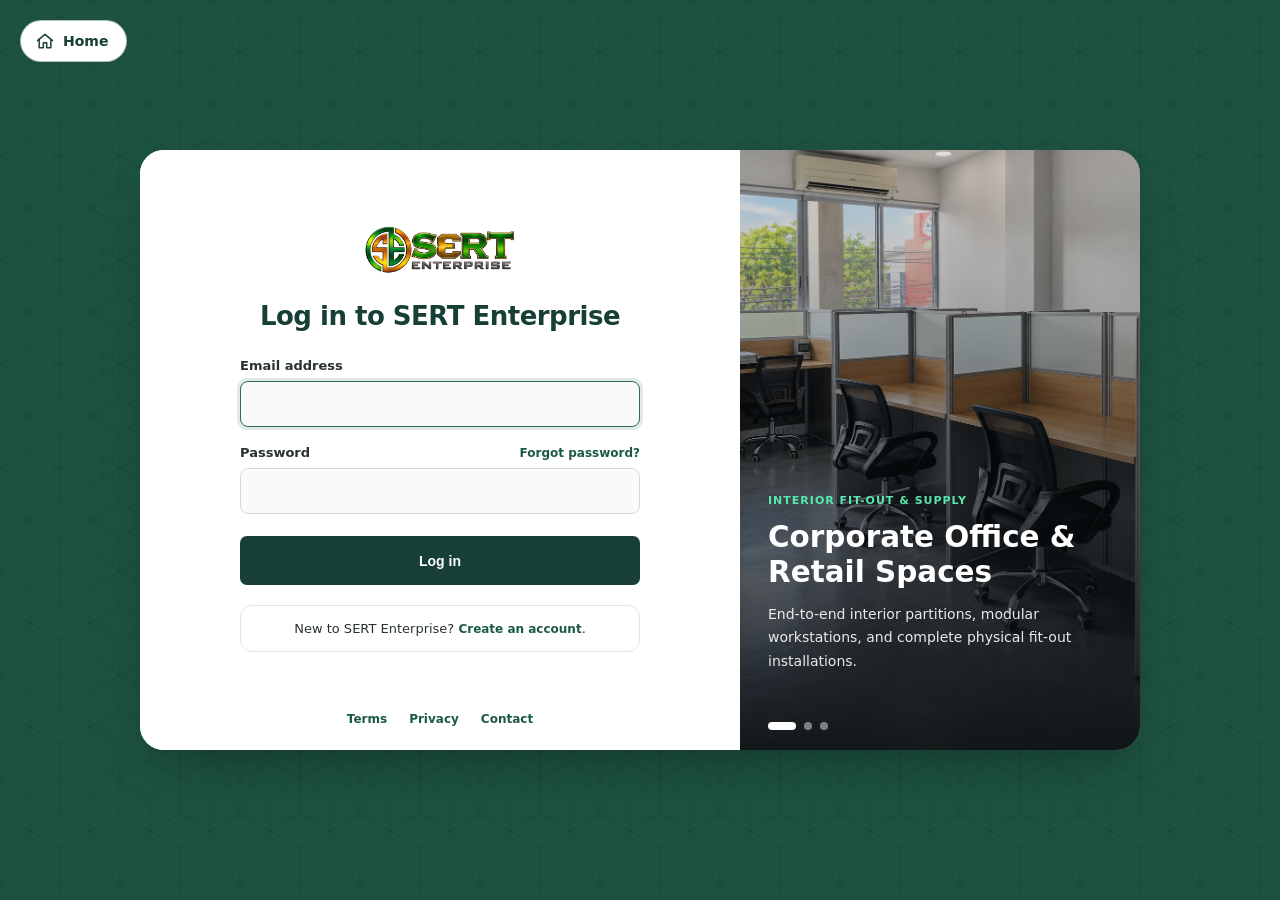
<file: HTML/login.html>
<!DOCTYPE html>
<html lang="en">
<head>
    <meta charset="UTF-8">
    <meta name="viewport" content="width=device-width, initial-scale=1.0">
    <meta name="view-transition" content="same-origin">
    <title>SERT Enterprise - Log in</title>
    <link rel="stylesheet" href="../CSS/LOGIN DESIGN/body.css">
    <link rel="stylesheet" href="../CSS/LOGIN DESIGN/login-section.css">
    <script>
        // Set the transition direction before the page is painted.
        (() => {
            try {
                const direction = sessionStorage.getItem("sert-auth-transition");
                if (direction) {
                    document.documentElement.dataset.transitionDirection = direction;
                    sessionStorage.removeItem("sert-auth-transition");
                }
            } catch (_) {}
        })();
    </script>
    <script src="../JS/login.js" defer></script>
</head>
<body>
    <main>
        <a href="../index.html" class="home-button" aria-label="Back to home">
            <svg viewBox="0 0 24 24" aria-hidden="true">
                <path d="M3 11.5 12 4l9 7.5"></path>
                <path d="M5 10v10h5v-6h4v6h5V10"></path>
            </svg>
            <span>Home</span>
        </a>
        <section class="login-section">
            <div class="login-layout">
                <div class="login-card">
                    <div class="login-main">
                        <a href="../index.html" class="login-logo" aria-label="SERT Enterprise home">
                            <img src="../Assets/Logo/SERT-Logo.webp" alt="SERT Enterprise logo">
                        </a>

                        <h1 class="login-title">Log in to SERT Enterprise</h1>

                        <form class="login-form" action="#" method="post">
                            <div class="form-group">
                                <label for="login-email">Email address</label>
                                <input type="email" id="login-email" name="email"
                                       autocomplete="username" autofocus required>
                            </div>

                            <div class="form-group">
                                <div class="login-label-row">
                                    <label for="login-password">Password</label>
                                    <a href="forgot-password.html" class="login-forgot">Forgot password?</a>
                                </div>
                                <input type="password" id="login-password" name="password"
                                       autocomplete="current-password" required>
                            </div>

                            <button type="submit" class="login-button">Log in</button>
                        </form>

                        <p class="login-create">
                            New to SERT Enterprise?
                            <a href="signup.html" data-transition-to="signup">Create an account</a>.
                        </p>
                    </div>

                    <nav class="login-links" aria-label="Legal and contact">
                        <a href="terms.html">Terms</a>
                        <a href="privacy.html">Privacy</a>
                        <a href="contact.html">Contact</a>
                    </nav>
                </div>

                <aside class="login-gallery" aria-label="Featured projects">
                    <div class="showcase-track" id="showcaseTrack">
                        <article class="showcase-slide active">
                            <div class="showcase-content">
                                <div class="showcase-text">
                                    <span class="showcase-category">INTERIOR FIT-OUT &amp; SUPPLY</span>
                                    <h2>Corporate Office &amp; Retail Spaces</h2>
                                    <p>End-to-end interior partitions, modular workstations, and complete physical fit-out installations.</p>
                                </div>
                            </div>
                        </article>

                        <article class="showcase-slide">
                            <div class="showcase-content">
                                <div class="showcase-text">
                                    <span class="showcase-category">SIGNAGE &amp; BRANDING</span>
                                    <h2>Standout Signs &amp; Displays</h2>
                                    <p>Custom signage, illuminated displays, and professional branding solutions for businesses.</p>
                                </div>
                            </div>
                        </article>

                        <article class="showcase-slide">
                            <div class="showcase-content">
                                <div class="showcase-text">
                                    <span class="showcase-category">FURNITURE &amp; WORKSPACES</span>
                                    <h2>Functional Spaces, Built Better</h2>
                                    <p>Quality furniture, office workstations, and practical solutions for modern workplaces.</p>
                                </div>
                            </div>
                        </article>
                    </div>
                    <div class="showcase-bottom">
                        <div class="showcase-dots" aria-label="Choose a project slide">
                            <button class="showcase-dot active" type="button" aria-label="Show slide 1" aria-current="true"></button>
                            <button class="showcase-dot" type="button" aria-label="Show slide 2"></button>
                            <button class="showcase-dot" type="button" aria-label="Show slide 3"></button>
                        </div>
                    </div>
                </aside>
            </div>
        </section>
    </main>
</body>
</html>
</file>
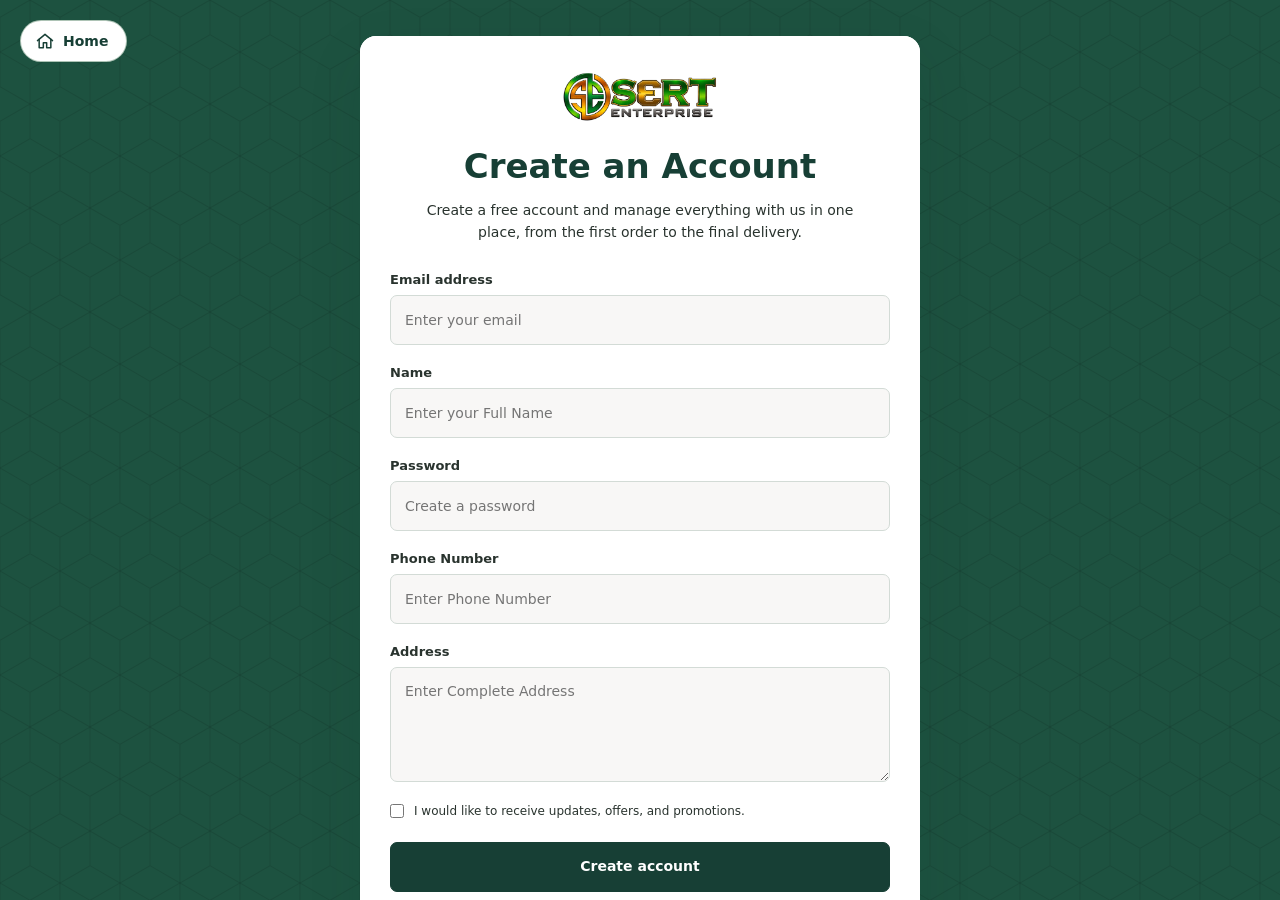
<file: HTML/signup.html>
<!DOCTYPE html>
<html lang="en">
<head>
    <meta charset="UTF-8">
    <meta name="viewport" content="width=device-width, initial-scale=1.0">
    <meta name="view-transition" content="same-origin">
    <title>SERT Enterprise - Sign Up</title>
    <link rel="stylesheet" href="../CSS/LOGIN DESIGN/body.css">
    <link rel="stylesheet" href="../CSS/LOGIN DESIGN/signup.css">
    <script>
        (() => {
            try {
                const direction = sessionStorage.getItem("sert-auth-transition");
                if (direction) {
                    document.documentElement.dataset.transitionDirection = direction;
                    sessionStorage.removeItem("sert-auth-transition");
                }
            } catch (_) {}
        })();
    </script>
    <script src="../JS/login.js" defer></script>
</head>
<body>
    <main>
        <a href="../index.html" class="home-button" aria-label="Back to home">
            <svg viewBox="0 0 24 24" aria-hidden="true">
                <path d="M3 11.5 12 4l9 7.5"></path>
                <path d="M5 10v10h5v-6h4v6h5V10"></path>
            </svg>
            <span>Home</span>
        </a>
        <section class="signup-section">
            <div class="signup-layout">
                <div class="signup-card">
                    <div class="signup-main">
                        <a href="../index.html" class="signup-logo" aria-label="SERT Enterprise home">
                            <img src="../Assets/Logo/SERT-Logo.webp" alt="SERT Enterprise logo">
                        </a>

                        <h1 class="signup-title">Create an Account</h1>
                        <p class="signup-description">
                            Create a free account and manage everything with us in one place,
                            from the first order to the final delivery.
                        </p>

                        <form class="signup-form" action="#" method="post">
                            <div class="signup-group">
                                <label for="signup-email">Email address</label>
                                <input type="email" id="signup-email" name="email"
                                       placeholder="Enter your email" autocomplete="email" required>
                            </div>

                            <div class="signup-group">
                                <label for="signup-name">Name</label>
                                <input type="text" id="signup-name" name="name"
                                       placeholder="Enter your Full Name" autocomplete="name" required>
                            </div>

                            <div class="signup-group">
                                <label for="signup-password">Password</label>
                                <input type="password" id="signup-password" name="password"
                                       placeholder="Create a password" autocomplete="new-password" required>
                            </div>

                            <div class="signup-group">
                                <label for="signup-phone">Phone Number</label>
                                <input type="tel" id="signup-phone" name="phone"
                                       placeholder="Enter Phone Number" autocomplete="tel" required>
                            </div>

                            <div class="signup-group">
                                <label for="signup-address">Address</label>
                                <textarea id="signup-address" name="address"
                                          placeholder="Enter Complete Address"
                                          autocomplete="street-address" rows="4" required></textarea>
                            </div>

                            <label class="signup-checkbox">
                                <input type="checkbox" name="marketing-consent" value="yes">
                                <span>I would like to receive updates, offers, and promotions.</span>
                            </label>

                            <button type="submit" class="signup-submit">Create account</button>
                        </form>

                        <p class="signup-terms">
                            By creating an account, you agree to our
                            <a href="terms.html">Terms of Service</a> and
                            <a href="privacy.html">Privacy Policy</a>.
                        </p>

                        <p class="signup-login">
                            Already have an account?
                            <a href="./login.html" data-transition-to="login">Log in</a>
                        </p>
                    </div>
                </div>
            </div>
        </section>
    </main>
</body>
</html>
</file>
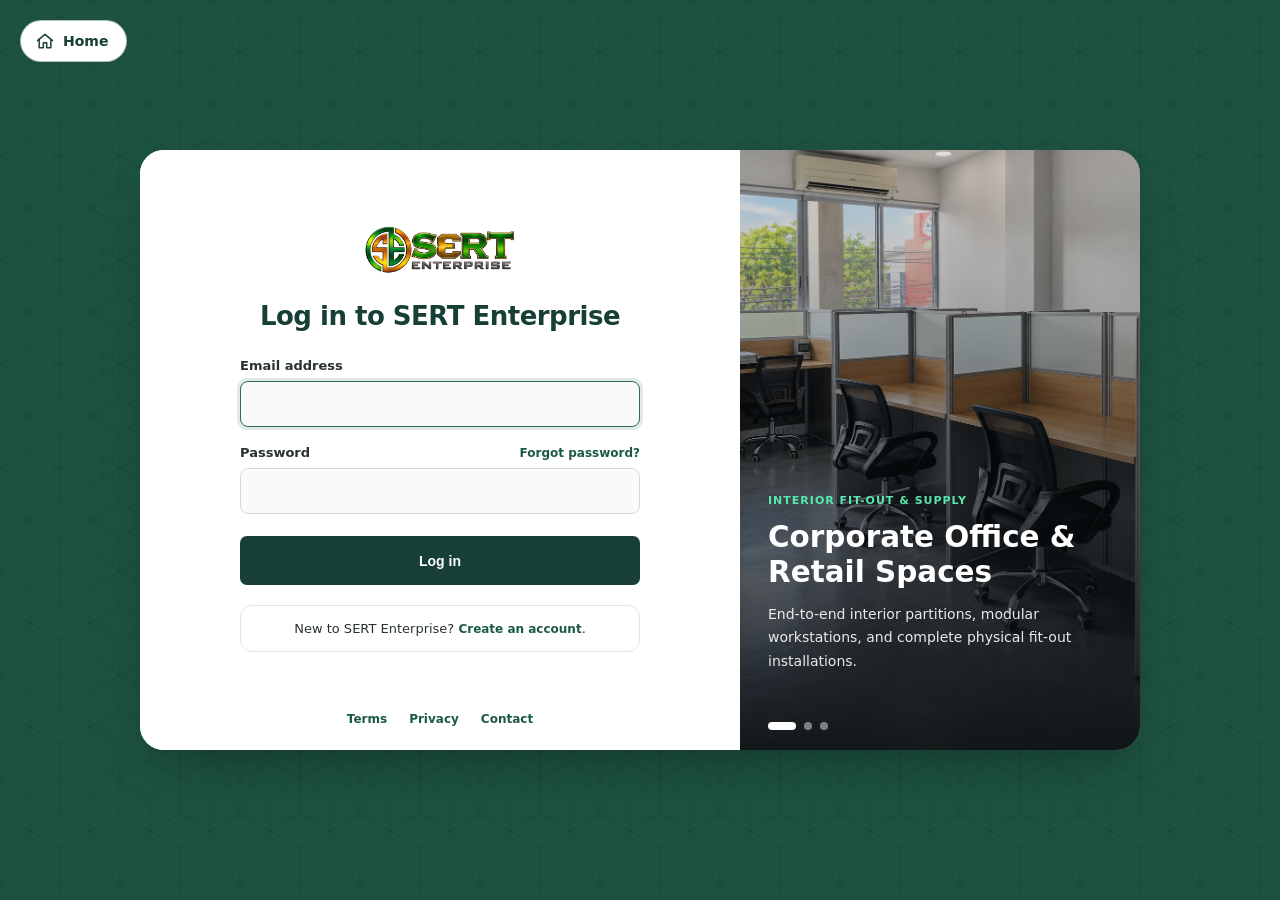
<file: sert-enterprise/HTML/login.html>
<!DOCTYPE html>
<html lang="en">

<head>
    <meta charset="UTF-8">
    <meta name="viewport" content="width=device-width, initial-scale=1.0">
    <meta name="view-transition" content="same-origin">
    <title>SERT Enterprise - Log in</title>
    <link rel="stylesheet" href="../CSS/LOGIN DESIGN/body.css">
    <link rel="stylesheet" href="../CSS/LOGIN DESIGN/login-section.css">
    <script>
        // Set the transition direction before the page is painted.
        (() => {
            try {
                const direction = sessionStorage.getItem("sert-auth-transition");
                if (direction) {
                    document.documentElement.dataset.transitionDirection = direction;
                    sessionStorage.removeItem("sert-auth-transition");
                }
            } catch (_) { }
        })();
    </script>
    <script src="../JS/login.js" defer></script>
</head>

<body>
    <main>
        <a href="../index.html" class="home-button" aria-label="Back to home">
            <svg viewBox="0 0 24 24" aria-hidden="true">
                <path d="M3 11.5 12 4l9 7.5"></path>
                <path d="M5 10v10h5v-6h4v6h5V10"></path>
            </svg>
            <span>Home</span>
        </a>
        <section class="login-section">
            <div class="login-layout">
                <div class="login-card">
                    <div class="login-main">
                        <a href="../index.html" class="login-logo" aria-label="SERT Enterprise home">
                            <img src="../Assets/Logo/SERT-Logo.webp" alt="SERT Enterprise logo">
                        </a>

                        <h1 class="login-title">Log in to SERT Enterprise</h1>


                        <form class="login-form" action="../PHP/login_process.php" method="POST">

                            <div class="form-group">
                                <label for="login-email">Email address</label>
                                <input type="email" id="login-email" name="email" autocomplete="username" autofocus
                                    required>
                            </div>

                            <div class="form-group">
                                <div class="login-label-row">
                                    <label for="login-password">Password</label>
                                    <a href="forgot-password.html" class="login-forgot">
                                        Forgot password?
                                    </a>
                                </div>

                                <input type="password" id="login-password" name="password"
                                    autocomplete="current-password" required>
                            </div>

                            <button type="submit" class="login-button">Log in</button>

                        </form>


                        <p class="login-create">
                            New to SERT Enterprise?
                            <a href="signup.html" data-transition-to="signup">Create an account</a>.
                        </p>
                    </div>

                    <nav class="login-links" aria-label="Legal and contact">
                        <a href="terms.html">Terms</a>
                        <a href="privacy.html">Privacy</a>
                        <a href="contact.html">Contact</a>
                    </nav>
                </div>

                <aside class="login-gallery" aria-label="Featured projects">
                    <div class="showcase-track" id="showcaseTrack">
                        <article class="showcase-slide active">
                            <div class="showcase-content">
                                <div class="showcase-text">
                                    <span class="showcase-category">INTERIOR FIT-OUT &amp; SUPPLY</span>
                                    <h2>Corporate Office &amp; Retail Spaces</h2>
                                    <p>End-to-end interior partitions, modular workstations, and complete physical
                                        fit-out installations.</p>
                                </div>
                            </div>
                        </article>

                        <article class="showcase-slide">
                            <div class="showcase-content">
                                <div class="showcase-text">
                                    <span class="showcase-category">SIGNAGE &amp; BRANDING</span>
                                    <h2>Standout Signs &amp; Displays</h2>
                                    <p>Custom signage, illuminated displays, and professional branding solutions for
                                        businesses.</p>
                                </div>
                            </div>
                        </article>

                        <article class="showcase-slide">
                            <div class="showcase-content">
                                <div class="showcase-text">
                                    <span class="showcase-category">FURNITURE &amp; WORKSPACES</span>
                                    <h2>Functional Spaces, Built Better</h2>
                                    <p>Quality furniture, office workstations, and practical solutions for modern
                                        workplaces.</p>
                                </div>
                            </div>
                        </article>
                    </div>
                    <div class="showcase-bottom">
                        <div class="showcase-dots" aria-label="Choose a project slide">
                            <button class="showcase-dot active" type="button" aria-label="Show slide 1"
                                aria-current="true"></button>
                            <button class="showcase-dot" type="button" aria-label="Show slide 2"></button>
                            <button class="showcase-dot" type="button" aria-label="Show slide 3"></button>
                        </div>
                    </div>
                </aside>
            </div>
        </section>
    </main>
</body>

</html>
</file>
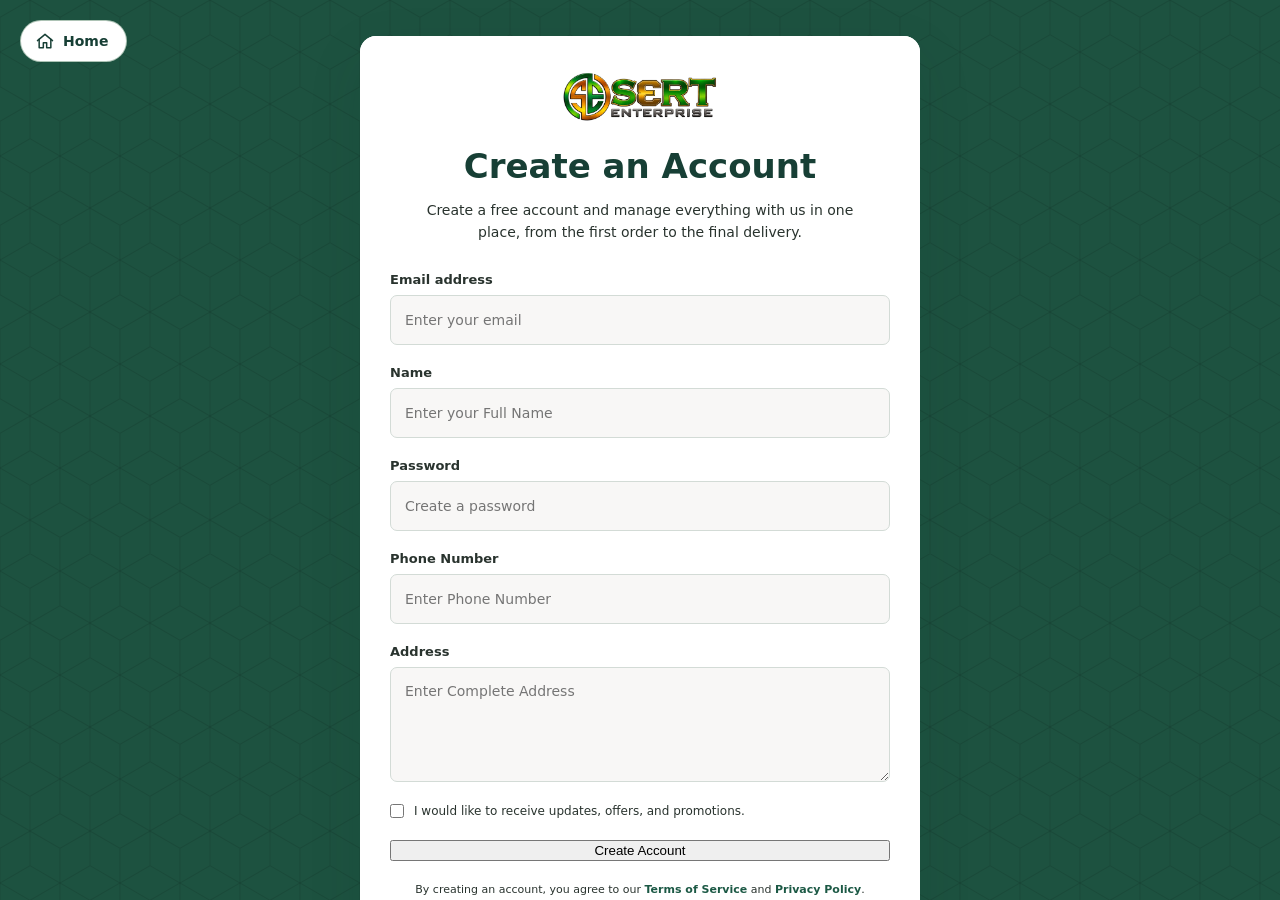
<file: sert-enterprise/HTML/signup.html>
<!DOCTYPE html>
<html lang="en">
<head>
    <meta charset="UTF-8">
    <meta name="viewport" content="width=device-width, initial-scale=1.0">
    <meta name="view-transition" content="same-origin">
    <title>SERT Enterprise - Sign Up</title>
    <link rel="stylesheet" href="../CSS/LOGIN DESIGN/body.css">
    <link rel="stylesheet" href="../CSS/LOGIN DESIGN/signup.css">
    <script>
        (() => {
            try {
                const direction = sessionStorage.getItem("sert-auth-transition");
                if (direction) {
                    document.documentElement.dataset.transitionDirection = direction;
                    sessionStorage.removeItem("sert-auth-transition");
                }
            } catch (_) {}
        })();
    </script>
    <script src="../JS/login.js" defer></script>
</head>
<body>
    <main>
        <a href="../index.html" class="home-button" aria-label="Back to home">
            <svg viewBox="0 0 24 24" aria-hidden="true">
                <path d="M3 11.5 12 4l9 7.5"></path>
                <path d="M5 10v10h5v-6h4v6h5V10"></path>
            </svg>
            <span>Home</span>
        </a>
        <section class="signup-section">
            <div class="signup-layout">
                <div class="signup-card">
                    <div class="signup-main">
                        <a href="../index.html" class="signup-logo" aria-label="SERT Enterprise home">
                            <img src="../Assets/Logo/SERT-Logo.webp" alt="SERT Enterprise logo">
                        </a>

                        <h1 class="signup-title">Create an Account</h1>
                        <p class="signup-description">
                            Create a free account and manage everything with us in one place,
                            from the first order to the final delivery.
                        </p>

                        <form class="signup-form" action="../PHP/register.php" method="POST">
                            <div class="signup-group">
                                <label for="signup-email">Email address</label>
                                <input type="email" id="signup-email" name="email"
                                       placeholder="Enter your email" autocomplete="email" required>
                            </div>

                            <div class="signup-group">
                                <label for="signup-name">Name</label>
                                <input type="text" id="signup-name" name="name"
                                       placeholder="Enter your Full Name" autocomplete="name" required>
                            </div>

                            <div class="signup-group">
                                <label for="signup-password">Password</label>
                                <input type="password" id="signup-password" name="password"
                                       placeholder="Create a password" autocomplete="new-password" required>
                            </div>

                            <div class="signup-group">
                                <label for="signup-phone">Phone Number</label>
                                <input type="tel" id="signup-phone" name="phone"
                                       placeholder="Enter Phone Number" autocomplete="tel" required>
                            </div>

                            <div class="signup-group">
                                <label for="signup-address">Address</label>
                                <textarea id="signup-address" name="address"
                                          placeholder="Enter Complete Address"
                                          autocomplete="street-address" rows="4" required></textarea>
                            </div>

                            <label class="signup-checkbox">
                                <input type="checkbox" name="marketing-consent" value="yes">
                                <span>I would like to receive updates, offers, and promotions.</span>
                            </label>

                            <button type="submit">Create Account</button>
                        </form>

                        <p class="signup-terms">
                            By creating an account, you agree to our
                            <a href="terms.html">Terms of Service</a> and
                            <a href="privacy.html">Privacy Policy</a>.
                        </p>

                        <p class="signup-login">
                            Already have an account?
                            <a href="./login.html" data-transition-to="login">Log in</a>
                        </p>
                    </div>
                </div>
            </div>
        </section>
    </main>
</body>
</html>
</file>
<file: CSS/LOGIN DESIGN/body.css>
/* =========================================
   LOGIN - SIGNUP CSS
========================================= */
body {
    min-height: 90vh;
    overflow-x: hidden;
    font-family: system-ui, sans-serif;
  
    background-color: #1d5240;
  
    background-image: url("data:image/svg+xml,%3Csvg xmlns='http://www.w3.org/2000/svg' width='60' height='103.92' viewBox='0 0 60 103.92'%3E%3Cg fill='none' stroke='black' stroke-opacity='0.10' stroke-width='1'%3E%3Cpath d='M30 69.28L0 51.96V17.32L30 0l30 17.32v34.64L30 69.28V103.92'/%3E%3Cpath d='M30 0v34.64L0 51.96V86.6l30 17.32L60 86.6V51.96L30 34.64'/%3E%3C/g%3E%3C/svg%3E");
    background-size: 60px 103.92px;
    background-repeat: repeat;
  }

html, body {
    margin: 0;
    width: 100%;
    height: 100%;
    overflow: hidden;
}

.home-button {
  view-transition-name: home-button;
}

::view-transition-group(home-button) {
  animation: none;
}

::view-transition-old(home-button) {
  display: none;
}

::view-transition-new(home-button) {
  animation: none;
}
</file>
<file: CSS/LOGIN DESIGN/login-section.css>
/* =========================================
   LOG IN PAGE
========================================= */

.home-button {
    position: fixed;
    top: 20px;
    left: 20px;
    z-index: 100;

    display: inline-flex;
    align-items: center;
    gap: 8px;
    height: 42px;
    padding: 0 18px 0 14px;
    box-sizing: border-box;

    border: 1px solid rgba(20, 83, 45, 0.35);
    border-radius: 999px;
    background: #fff;
    color: #173f35;
    font-size: 14px;
    font-weight: 600;
    text-decoration: none;

    transition: background .2s, color .2s, border-color .2s;
}

.home-button svg {
    width: 20px;
    height: 20px;
    fill: none;
    stroke: currentColor;
    stroke-width: 1.8;
    stroke-linecap: round;
    stroke-linejoin: round;
}

.home-button:hover,
.home-button:focus-visible {
    background: #173f35;
    border-color: #173f35;
    color: #fff;
}

.login-section {
    box-sizing: border-box;
    width: 100%;
    height: 100vh;
    height: 100dvh;
    padding: 32px 24px;
    display: flex;
    overflow-x: hidden;
    overflow-y: auto;
}

.login-layout {
    display: grid;
    grid-template-columns: minmax(0, 1.2fr) minmax(0, 0.8fr);
    width: 100%;
    max-width: 1000px;
    min-height: 600px;
    margin: auto;
    overflow: hidden;
    border-radius: 24px;
    background: #fff;
    box-shadow: 0 30px 60px -22px rgba(0,0,0,.25), 0 10px 22px -10px rgba(0,0,0,.12);
}

.login-card {
    min-width: 0;
    padding: 36px 36px 24px;
    display: flex;
    flex-direction: column;
    justify-content: space-between;
    background: #fff;
}

.login-main {
    width: 100%;
    max-width: 400px;
    margin: auto;
}

.login-logo, .signup-logo {
    display: flex;
    justify-content: center;
    margin-bottom: 22px;
}

.login-logo img, .signup-logo img {
    display: block;
    width: auto;
    max-width: 100%;
    height: 56px;
    object-fit: contain;
}

.login-title {
    margin: 18px 0 26px;
    color: #173f35;
    font-size: 26px;
    font-weight: 700;
    line-height: 1.25;
    letter-spacing: -.5px;
    text-align: center;
}

.login-form {
    display: flex;
    flex-direction: column;
    gap: 18px;
}

.form-group {
    display: flex;
    flex-direction: column;
    gap: 8px;
}

.form-group label {
    color: #29332e;
    font-size: 13px;
    font-weight: 600;
}

.form-group input {
    display: block;
    width: 100%;
    box-sizing: border-box;
    height: 46px;
    padding: 0 16px;
    border: 1px solid #d3dbd6;
    border-radius: 8px;
    outline: none;
    background: #fafafa;
    color: #26352e;
    font-size: 14px;
    transition: border-color .2s, box-shadow .2s;
    font-family: inherit;
}

.form-group input:focus {
    border-color: #356b56;
    box-shadow: 0 0 0 3px rgba(53,107,86,.15);
}

.login-label-row {
    display: flex;
    align-items: baseline;
    justify-content: space-between;
    gap: 12px;
}

.login-forgot, .login-create a, .login-links a {
    color: #1c5945;
    font-size: 12px;
    font-weight: 600;
    text-decoration: none;
}

.login-forgot:hover, .login-create a:hover, .login-links a:hover {
    text-decoration: underline;
}

.login-button, .signup-submit {
    width: 100%;
    min-height: 49px;
    margin-top: 4px;
    border: 0;
    border-radius: 7px;
    background: #173f35;
    color: #fff;
    font-size: 14px;
    font-weight: 700;
    cursor: pointer;
    transition: background .2s, transform .2s;
}

.login-button:hover, .signup-submit:hover {
    background: #245747;
    transform: translateY(-1px);
}

.login-create {
    margin: 20px 0 0;
    padding: 15px;
    border: 1px solid #e1e6e3;
    border-radius: 12px;
    color: #29332e;
    font-size: 13px;
    text-align: center;
}

.login-links {
    display: flex;
    justify-content: center;
    gap: 22px;
    padding-top: 24px;
}

.login-links a {
    font-size: 12px;
}

.login-gallery {
    position: relative;
    min-width: 0;
    min-height: 600px;
    overflow: hidden;
    isolation: isolate;
    background: #17211f;
}

.showcase-track, .showcase-slide {
    position: absolute;
    inset: 0;
}

.showcase-slide {
    display: flex;
    align-items: flex-end;
    padding: 28px;
    background-image: linear-gradient(to top, rgba(10,15,17,.94) 0%, rgba(10,15,17,.58) 40%, rgba(10,15,17,.12) 100%), var(--slide-image);
    background-size: cover;
    background-position: center;
    opacity: 0;
    visibility: hidden;
    transition: opacity .35s ease, visibility .35s ease;
}

.showcase-slide.active {
    opacity: 1;
    visibility: visible;
    z-index: 1;
}

.showcase-content {
    width: 100%;
    padding-bottom: 48px;
    color: #fff;
}

.showcase-badge {
    position: absolute;
    top: 26px;
    left: 26px;
    display: inline-flex;
    align-items: center;
    gap: 9px;
    padding: 8px 14px;
    border: 1px solid rgba(255,255,255,.3);
    border-radius: 999px;
    background: rgba(40,48,51,.72);
    color: #fff;
    font-size: 12px;
    font-weight: 600;
    backdrop-filter: blur(10px);
}

.badge-dot {
    width: 7px;
    height: 7px;
    border-radius: 50%;
    background: #35e6a2;
    box-shadow: 0 0 10px rgba(53,230,162,.7);
}

.showcase-text { max-width: 440px; }
.showcase-category {
    display: block;
    margin-bottom: 10px;
    color: #58e8ad;
    font-size: 11px;
    font-weight: 800;
    letter-spacing: 1px;
    line-height: 1.5;
}
.showcase-text h2 {
    margin: 0 0 12px;
    color: #fff;
    font-size: clamp(22px, 2.3vw, 32px);
    font-weight: 800;
    line-height: 1.2;
}
.showcase-text p {
    margin: 0;
    color: rgba(255,255,255,.9);
    font-size: 14px;
    line-height: 1.7;
}
.showcase-bottom {
    position: absolute;
    z-index: 5;
    right: 28px;
    bottom: 0;
    left: 28px;
    min-height: 48px;
    display: flex;
    align-items: center;
}
.showcase-dots { display: flex; align-items: center; gap: 8px; }
.showcase-dot {
    width: 8px;
    height: 8px;
    padding: 0;
    border: 0;
    border-radius: 999px;
    background: rgba(255,255,255,.45);
    cursor: pointer;
    transition: width .25s, background .25s;
}
.showcase-dot.active { width: 28px; background: #fff; }

@view-transition { navigation: auto; }

html[data-transition-direction="signup"]::view-transition-old(root) {
    animation: auth-out-left .28s ease-in both;
}
html[data-transition-direction="signup"]::view-transition-new(root) {
    animation: auth-in-right .42s ease-out both;
}
html[data-transition-direction="login"]::view-transition-old(root) {
    animation: auth-out-right .28s ease-in both;
}
html[data-transition-direction="login"]::view-transition-new(root) {
    animation: auth-in-left .42s ease-out both;
}

@keyframes auth-out-left { to { opacity: 0; transform: translateX(-28px); } }
@keyframes auth-in-right { from { opacity: 0; transform: translateX(28px); } to { opacity: 1; transform: translateX(0); } }
@keyframes auth-out-right { to { opacity: 0; transform: translateX(28px); } }
@keyframes auth-in-left { from { opacity: 0; transform: translateX(-28px); } to { opacity: 1; transform: translateX(0); } }

.showcase-slide:nth-child(1) { --slide-image: url('../../Assets/Services/cubicle.webp'); }
.showcase-slide:nth-child(2) { --slide-image: url('../../Assets/Services/panaflex.webp'); }
.showcase-slide:nth-child(3) { --slide-image: url('../../Assets/Services/kiosk.webp'); }

@media (max-width: 1200px) {
    .login-layout { max-width: 920px; min-height: 560px; }
    .login-card { padding: 32px 30px 22px; }
    .login-title { font-size: 24px; }
    .login-gallery { min-height: 560px; }
    .showcase-slide { padding: 24px; }
    .showcase-text h2 { font-size: clamp(20px, 2.2vw, 28px); }
}

@media (max-width: 900px) {
    .login-layout {
        grid-template-columns: minmax(0, 1fr);
        max-width: 480px;
        min-height: 0;
    }
    .login-card {
        padding: 32px 28px 22px;
        border-radius: 24px;
    }
    .login-gallery { display: none; }
}

@media (max-width: 480px) {
    .login-section { padding: 16px 12px 24px; }
    .login-layout { border-radius: 18px; }
    .login-card { padding: 26px 18px 18px; border-radius: 18px; }
    .login-logo img { height: 48px; }
    .login-title { margin: 12px 0 20px; font-size: 22px; }
    .login-form { gap: 16px; }
    .form-group input { font-size: 16px; }
    .login-label-row { flex-wrap: wrap; }
    .login-create { margin-top: 16px; padding: 12px; }
    .login-links { gap: 16px; padding-top: 18px; }
}
 
@media (prefers-reduced-motion: reduce) {
    .showcase-slide, .showcase-dot, .login-button { transition: none; }
    html::view-transition-old(root), html::view-transition-new(root) { animation: none !important; }
}
</file>
<file: CSS/LOGIN DESIGN/signup.css>
/* =========================================
   SIGN UP PAGE
========================================= */

.home-button {
    position: fixed;
    top: 20px;
    left: 20px;
    z-index: 100;

    display: inline-flex;
    align-items: center;
    gap: 8px;
    height: 42px;
    padding: 0 18px 0 14px;
    box-sizing: border-box;

    border: 1px solid rgba(20, 83, 45, 0.35);
    border-radius: 999px;
    background: #fff;
    color: #173f35;
    font-size: 14px;
    font-weight: 600;
    text-decoration: none;

    transition: background .2s, color .2s, border-color .2s;
}

.home-button svg {
    width: 20px;
    height: 20px;
    fill: none;
    stroke: currentColor;
    stroke-width: 1.8;
    stroke-linecap: round;
    stroke-linejoin: round;
}

.home-button:hover,
.home-button:focus-visible {
    background: #173f35;
    border-color: #173f35;
    color: #fff;
}


.signup-section {
    box-sizing: border-box;
    width: 100%;
    height: 100vh;
    height: 100dvh;
    padding: 36px 20px;
    display: flex;
    overflow-x: hidden;
    overflow-y: auto;
}

.signup-layout {
    width: 100%;
    max-width: 560px;
    margin: auto;
    display: block;
    border-radius: 16px;
    background:  #fff;
    box-shadow: 0 20px 55px rgba(20, 45, 35, 0.10);
    animation: signup-appear 0.45s ease both;
}

.signup-card {
    width: 100%;
    padding: 32px 30px;
    border-radius: 16px;
    background:  #fff;
    box-sizing: border-box;
}

.signup-main {
    width: 100%;
    max-width: 100%;
    margin: 0 auto;
    box-sizing: border-box;
}

.signup-logo {
    display: flex;
    justify-content: center;
    align-items: center;
    width: 100%;
    margin: 0 auto 20px;
}

.signup-logo img {
    display: block;
    width: auto;
    max-width: 70%;
    height: 58px;
    object-fit: contain;
}

.signup-title {
    margin: 0 0 12px;
    color: #173f35;
    font-size: clamp(28px, 4vw, 34px);
    font-weight: 750;
    line-height: 1.2;
    text-align: center;
}

.signup-description {
    max-width: 470px;
    margin: 0 auto 28px;
    color: #29332e;
    font-size: 14px;
    line-height: 1.6;
    text-align: center;
}

.signup-form {
    display: flex;
    flex-direction: column;
    gap: 20px;
    width: 100%;
    margin: 0;
}

.signup-group {
    display: flex;
    flex-direction: column;
    gap: 8px;
    width: 100%;
}

.signup-group label {
    color: #29332e;
    font-size: 13px;
    font-weight: 600;
}

.signup-group input,
.signup-group textarea {
    display: block;
    width: 100%;
    min-width: 0;
    padding: 14px;
    border: 1px solid #d3dbd6;
    border-radius: 7px;
    background: #f8f7f6;
    color: #26352e;
    font-family: inherit;
    font-size: 14px;
    line-height: 1.4;
    box-sizing: border-box;
    outline: none;
    transition: border-color .2s, box-shadow .2s;
}

.signup-group input {
    height: 50px;
}

.signup-group textarea {
    min-height: 115px;
    resize: vertical;
}

.signup-group input:focus,
.signup-group textarea:focus {
    border-color: #245747;
    box-shadow: 0 0 0 3px rgba(53,107,86,.15);
}

.signup-checkbox {
    display: flex;
    align-items: flex-start;
    gap: 10px;
    color: #29332e;
    font-size: 12px;
    line-height: 1.5;
    cursor: pointer;
}

.signup-checkbox input {
    width: 14px;
    height: 14px;
    margin: 2px 0 0;
    flex: 0 0 14px;
    accent-color: #173f35;
}

.signup-form button.signup-submit,
button.signup-submit {
    appearance: none;
    -webkit-appearance: none;
    display: flex;
    align-items: center;
    justify-content: center;
    width: 100%;
    min-height: 50px;
    margin: 2px 0 0;
    padding: 14px 20px;
    border: 1px solid #173f35;
    border-radius: 7px;
    background: #173f35;
    color: #fff;
    font-family: inherit;
    font-size: 14px;
    font-weight: 700;
    line-height: 1.2;
    text-align: center;
    cursor: pointer;
    box-shadow: none;
    transition: background .2s, transform .2s, box-shadow .2s;
}

.signup-form button.signup-submit:hover,
button.signup-submit:hover {
    background: #245747;
    border-color: #245747;
    box-shadow: 0 5px 14px rgba(23, 63, 53, .16);
    transform: translateY(-1px);
}

.signup-terms {
    margin: 20px 0 18px;
    color:#29332e;
    font-size: 11px;
    line-height: 1.7;
    text-align: center;
}

.signup-terms a,
.signup-login a {
    color: #1c5945;
    font-weight: 600;
    text-decoration: none;
}

.signup-terms a:hover,
.signup-login a:hover {
    text-decoration: underline;
}

.signup-login {
    margin: 0;
    color: #29332e;
    font-size: 13px;
    text-align: center;
}

@view-transition { navigation: auto; }
html[data-transition-direction="signup"]::view-transition-old(root) {
    animation: auth-out-left .28s ease-in both;
}
html[data-transition-direction="signup"]::view-transition-new(root) {
    animation: auth-in-right .42s ease-out both;
}
html[data-transition-direction="login"]::view-transition-old(root) {
    animation: auth-out-right .28s ease-in both;
}
html[data-transition-direction="login"]::view-transition-new(root) {
    animation: auth-in-left .42s ease-out both;
}
@keyframes auth-out-left { to { opacity: 0; transform: translateX(-28px); } }
@keyframes auth-in-right { from { opacity: 0; transform: translateX(28px); } to { opacity: 1; transform: translateX(0); } }
@keyframes auth-out-right { to { opacity: 0; transform: translateX(28px); } }
@keyframes auth-in-left { from { opacity: 0; transform: translateX(-28px); } to { opacity: 1; transform: translateX(0); } }

@media (max-width: 480px) {
    .signup-section { padding: 18px 12px; }
    .signup-card { padding: 26px 20px; }
    .signup-title { font-size: 30px; }
    .signup-form { gap: 20px; }
}
@media (prefers-reduced-motion: reduce) {
    html::view-transition-old(root), html::view-transition-new(root) { animation: none !important; }
}
</file>
<file: sert-enterprise/CSS/LOGIN DESIGN/body.css>
body {
    min-height: 90vh;
    overflow-x: hidden;
    font-family: system-ui, sans-serif;
  
    background-color: #1d5240;
  
    background-image: url("data:image/svg+xml,%3Csvg xmlns='http://www.w3.org/2000/svg' width='60' height='103.92' viewBox='0 0 60 103.92'%3E%3Cg fill='none' stroke='black' stroke-opacity='0.10' stroke-width='1'%3E%3Cpath d='M30 69.28L0 51.96V17.32L30 0l30 17.32v34.64L30 69.28V103.92'/%3E%3Cpath d='M30 0v34.64L0 51.96V86.6l30 17.32L60 86.6V51.96L30 34.64'/%3E%3C/g%3E%3C/svg%3E");
    background-size: 60px 103.92px;
    background-repeat: repeat;
  }

html, body {
    margin: 0;
    width: 100%;
    height: 100%;
    overflow: hidden;
}

.home-button {
  view-transition-name: home-button;
}

::view-transition-group(home-button) {
  animation: none;
}

::view-transition-old(home-button) {
  display: none;
}

::view-transition-new(home-button) {
  animation: none;
}
</file>
<file: sert-enterprise/CSS/LOGIN DESIGN/login-section.css>
/* LOGIN PAGE */
.home-button {
    position: fixed;
    top: 20px;
    left: 20px;
    z-index: 100;

    display: inline-flex;
    align-items: center;
    gap: 8px;
    height: 42px;
    padding: 0 18px 0 14px;
    box-sizing: border-box;

    border: 1px solid rgba(20, 83, 45, 0.35);
    border-radius: 999px;
    background: #fff;
    color: #173f35;
    font-size: 14px;
    font-weight: 600;
    text-decoration: none;

    transition: background .2s, color .2s, border-color .2s;
}

.home-button svg {
    width: 20px;
    height: 20px;
    fill: none;
    stroke: currentColor;
    stroke-width: 1.8;
    stroke-linecap: round;
    stroke-linejoin: round;
}

.home-button:hover,
.home-button:focus-visible {
    background: #173f35;
    border-color: #173f35;
    color: #fff;
}

.login-section {
    box-sizing: border-box;
    width: 100%;
    height: 100vh;
    height: 100dvh;
    padding: 32px 24px;
    display: flex;
    overflow-x: hidden;
    overflow-y: auto;
}

.login-layout {
    display: grid;
    grid-template-columns: minmax(0, 1.2fr) minmax(0, 0.8fr);
    width: 100%;
    max-width: 1000px;
    min-height: 600px;
    margin: auto;
    overflow: hidden;
    border-radius: 24px;
    background: #fff;
    box-shadow: 0 30px 60px -22px rgba(0,0,0,.25), 0 10px 22px -10px rgba(0,0,0,.12);
}

.login-card {
    min-width: 0;
    padding: 36px 36px 24px;
    display: flex;
    flex-direction: column;
    justify-content: space-between;
    background: #fff;
}

.login-main {
    width: 100%;
    max-width: 400px;
    margin: auto;
}

.login-logo, .signup-logo {
    display: flex;
    justify-content: center;
    margin-bottom: 22px;
}

.login-logo img, .signup-logo img {
    display: block;
    width: auto;
    max-width: 100%;
    height: 56px;
    object-fit: contain;
}

.login-title {
    margin: 18px 0 26px;
    color: #173f35;
    font-size: 26px;
    font-weight: 700;
    line-height: 1.25;
    letter-spacing: -.5px;
    text-align: center;
}

.login-form {
    display: flex;
    flex-direction: column;
    gap: 18px;
}

.form-group {
    display: flex;
    flex-direction: column;
    gap: 8px;
}

.form-group label {
    color: #29332e;
    font-size: 13px;
    font-weight: 600;
}

.form-group input {
    display: block;
    width: 100%;
    box-sizing: border-box; /* add this */
    height: 46px;
    padding: 0 16px;
    border: 1px solid #d3dbd6;
    border-radius: 8px;
    outline: none;
    background: #fafafa;
    color: #26352e;
    font-size: 14px;
    transition: border-color .2s, box-shadow .2s;
    font-family: inherit;
}

.form-group input:focus {
    border-color: #356b56;
    box-shadow: 0 0 0 3px rgba(53,107,86,.15);
}

.login-label-row {
    display: flex;
    align-items: baseline;
    justify-content: space-between;
    gap: 12px;
}

.login-forgot, .login-create a, .login-links a {
    color: #1c5945;
    font-size: 12px;
    font-weight: 600;
    text-decoration: none;
}

.login-forgot:hover, .login-create a:hover, .login-links a:hover {
    text-decoration: underline;
}

.login-button, .signup-submit {
    width: 100%;
    min-height: 49px;
    margin-top: 4px;
    border: 0;
    border-radius: 7px;
    background: #173f35;
    color: #fff;
    font-size: 14px;
    font-weight: 700;
    cursor: pointer;
    transition: background .2s, transform .2s;
}

.login-button:hover, .signup-submit:hover {
    background: #245747;
    transform: translateY(-1px);
}

.login-create {
    margin: 20px 0 0;
    padding: 15px;
    border: 1px solid #e1e6e3;
    border-radius: 12px;
    color: #29332e;
    font-size: 13px;
    text-align: center;
}

.login-links {
    display: flex;
    justify-content: center;
    gap: 22px;
    padding-top: 24px;
}

.login-links a {
    font-size: 12px;
}

/* Project showcase carousel */
.login-gallery {
    position: relative;
    min-width: 0;
    min-height: 600px;
    overflow: hidden;
    isolation: isolate;
    background: #17211f;
}

.showcase-track, .showcase-slide {
    position: absolute;
    inset: 0;
}

.showcase-slide {
    display: flex;
    align-items: flex-end;
    padding: 28px;
    background-image: linear-gradient(to top, rgba(10,15,17,.94) 0%, rgba(10,15,17,.58) 40%, rgba(10,15,17,.12) 100%), var(--slide-image);
    background-size: cover;
    background-position: center;
    opacity: 0;
    visibility: hidden;
    transition: opacity .35s ease, visibility .35s ease;
}

.showcase-slide.active {
    opacity: 1;
    visibility: visible;
    z-index: 1;
}

.showcase-content {
    width: 100%;
    padding-bottom: 48px;
    color: #fff;
}

.showcase-badge {
    position: absolute;
    top: 26px;
    left: 26px;
    display: inline-flex;
    align-items: center;
    gap: 9px;
    padding: 8px 14px;
    border: 1px solid rgba(255,255,255,.3);
    border-radius: 999px;
    background: rgba(40,48,51,.72);
    color: #fff;
    font-size: 12px;
    font-weight: 600;
    backdrop-filter: blur(10px);
}

.badge-dot {
    width: 7px;
    height: 7px;
    border-radius: 50%;
    background: #35e6a2;
    box-shadow: 0 0 10px rgba(53,230,162,.7);
}

.showcase-text { max-width: 440px; }
.showcase-category {
    display: block;
    margin-bottom: 10px;
    color: #58e8ad;
    font-size: 11px;
    font-weight: 800;
    letter-spacing: 1px;
    line-height: 1.5;
}
.showcase-text h2 {
    margin: 0 0 12px;
    color: #fff;
    font-size: clamp(22px, 2.3vw, 32px);
    font-weight: 800;
    line-height: 1.2;
}
.showcase-text p {
    margin: 0;
    color: rgba(255,255,255,.9);
    font-size: 14px;
    line-height: 1.7;
}
.showcase-bottom {
    position: absolute;
    z-index: 5;
    right: 28px;
    bottom: 0;
    left: 28px;
    min-height: 48px;
    display: flex;
    align-items: center;
}
.showcase-dots { display: flex; align-items: center; gap: 8px; }
.showcase-dot {
    width: 8px;
    height: 8px;
    padding: 0;
    border: 0;
    border-radius: 999px;
    background: rgba(255,255,255,.45);
    cursor: pointer;
    transition: width .25s, background .25s;
}
.showcase-dot.active { width: 28px; background: #fff; }

/* Cross-document View Transition: direction is set before navigation */
@view-transition { navigation: auto; }

html[data-transition-direction="signup"]::view-transition-old(root) {
    animation: auth-out-left .28s ease-in both;
}
html[data-transition-direction="signup"]::view-transition-new(root) {
    animation: auth-in-right .42s ease-out both;
}
html[data-transition-direction="login"]::view-transition-old(root) {
    animation: auth-out-right .28s ease-in both;
}
html[data-transition-direction="login"]::view-transition-new(root) {
    animation: auth-in-left .42s ease-out both;
}

@keyframes auth-out-left { to { opacity: 0; transform: translateX(-28px); } }
@keyframes auth-in-right { from { opacity: 0; transform: translateX(28px); } to { opacity: 1; transform: translateX(0); } }
@keyframes auth-out-right { to { opacity: 0; transform: translateX(28px); } }
@keyframes auth-in-left { from { opacity: 0; transform: translateX(-28px); } to { opacity: 1; transform: translateX(0); } }

.showcase-slide:nth-child(1) { --slide-image: url('../../Assets/Services/cubicle.webp'); }
.showcase-slide:nth-child(2) { --slide-image: url('../../Assets/Services/panaflex.webp'); }
.showcase-slide:nth-child(3) { --slide-image: url('../../Assets/Services/kiosk.webp'); }

@media (max-width: 1200px) {
    .login-layout { max-width: 920px; min-height: 560px; }
    .login-card { padding: 32px 30px 22px; }
    .login-title { font-size: 24px; }
    .login-gallery { min-height: 560px; }
    .showcase-slide { padding: 24px; }
    .showcase-text h2 { font-size: clamp(20px, 2.2vw, 28px); }
}

@media (max-width: 900px) {
    .login-layout {
        grid-template-columns: minmax(0, 1fr);
        max-width: 480px;
        min-height: 0;
    }
    .login-card {
        padding: 32px 28px 22px;
        border-radius: 24px;
    }
    .login-gallery { display: none; }
}

@media (max-width: 480px) {
    .login-section { padding: 16px 12px 24px; }
    .login-layout { border-radius: 18px; }
    .login-card { padding: 26px 18px 18px; border-radius: 18px; }
    .login-logo img { height: 48px; }
    .login-title { margin: 12px 0 20px; font-size: 22px; }
    .login-form { gap: 16px; }
    .form-group input { font-size: 16px; } /* stops iPhone zoom on focus */
    .login-label-row { flex-wrap: wrap; }
    .login-create { margin-top: 16px; padding: 12px; }
    .login-links { gap: 16px; padding-top: 18px; }
}
 
@media (prefers-reduced-motion: reduce) {
    .showcase-slide, .showcase-dot, .login-button { transition: none; }
    html::view-transition-old(root), html::view-transition-new(root) { animation: none !important; }
}
</file>
<file: sert-enterprise/CSS/LOGIN DESIGN/signup.css>
.home-button {
    position: fixed;
    top: 20px;
    left: 20px;
    z-index: 100;

    display: inline-flex;
    align-items: center;
    gap: 8px;
    height: 42px;
    padding: 0 18px 0 14px;
    box-sizing: border-box;

    border: 1px solid rgba(20, 83, 45, 0.35);
    border-radius: 999px;
    background: #fff;
    color: #173f35;
    font-size: 14px;
    font-weight: 600;
    text-decoration: none;

    transition: background .2s, color .2s, border-color .2s;
}

.home-button svg {
    width: 20px;
    height: 20px;
    fill: none;
    stroke: currentColor;
    stroke-width: 1.8;
    stroke-linecap: round;
    stroke-linejoin: round;
}

.home-button:hover,
.home-button:focus-visible {
    background: #173f35;
    border-color: #173f35;
    color: #fff;
}


.signup-section {
    box-sizing: border-box;
    width: 100%;
    height: 100vh;
    height: 100dvh;
    padding: 36px 20px;
    display: flex;
    overflow-x: hidden;
    overflow-y: auto;
}

.signup-layout {
    width: 100%;
    max-width: 560px;
    margin: auto;
    display: block;
    border-radius: 16px;
    background:  #fff;
    box-shadow: 0 20px 55px rgba(20, 45, 35, 0.10);
    animation: signup-appear 0.45s ease both;
}

.signup-card {
    width: 100%;
    padding: 32px 30px;
    border-radius: 16px;
    background:  #fff;
    box-sizing: border-box;
}

.signup-main {
    width: 100%;
    max-width: 100%;
    margin: 0 auto;
    box-sizing: border-box;
}

.signup-logo {
    display: flex;
    justify-content: center;
    align-items: center;
    width: 100%;
    margin: 0 auto 20px;
}

.signup-logo img {
    display: block;
    width: auto;
    max-width: 70%;
    height: 58px;
    object-fit: contain;
}

.signup-title {
    margin: 0 0 12px;
    color: #173f35;
    font-size: clamp(28px, 4vw, 34px);
    font-weight: 750;
    line-height: 1.2;
    text-align: center;
}

.signup-description {
    max-width: 470px;
    margin: 0 auto 28px;
    color: #29332e;
    font-size: 14px;
    line-height: 1.6;
    text-align: center;
}

.signup-form {
    display: flex;
    flex-direction: column;
    gap: 20px;
    width: 100%;
    margin: 0;
}

.signup-group {
    display: flex;
    flex-direction: column;
    gap: 8px;
    width: 100%;
}

.signup-group label {
    color: #29332e;
    font-size: 13px;
    font-weight: 600;
}

.signup-group input,
.signup-group textarea {
    display: block;
    width: 100%;
    min-width: 0;
    padding: 14px;
    border: 1px solid #d3dbd6;
    border-radius: 7px;
    background: #f8f7f6;
    color: #26352e;
    font-family: inherit;
    font-size: 14px;
    line-height: 1.4;
    box-sizing: border-box;
    outline: none;
    transition: border-color .2s, box-shadow .2s;
}

.signup-group input {
    height: 50px;
}

.signup-group textarea {
    min-height: 115px;
    resize: vertical;
}

.signup-group input:focus,
.signup-group textarea:focus {
    border-color: #245747;
    box-shadow: 0 0 0 3px rgba(53,107,86,.15);
}

.signup-checkbox {
    display: flex;
    align-items: flex-start;
    gap: 10px;
    color: #29332e;
    font-size: 12px;
    line-height: 1.5;
    cursor: pointer;
}

.signup-checkbox input {
    width: 14px;
    height: 14px;
    margin: 2px 0 0;
    flex: 0 0 14px;
    accent-color: #173f35;
}

/* Fix the default browser button appearance */
.signup-form button.signup-submit,
button.signup-submit {
    appearance: none;
    -webkit-appearance: none;
    display: flex;
    align-items: center;
    justify-content: center;
    width: 100%;
    min-height: 50px;
    margin: 2px 0 0;
    padding: 14px 20px;
    border: 1px solid #173f35;
    border-radius: 7px;
    background: #173f35;
    color: #fff;
    font-family: inherit;
    font-size: 14px;
    font-weight: 700;
    line-height: 1.2;
    text-align: center;
    cursor: pointer;
    box-shadow: none;
    transition: background .2s, transform .2s, box-shadow .2s;
}

.signup-form button.signup-submit:hover,
button.signup-submit:hover {
    background: #245747;
    border-color: #245747;
    box-shadow: 0 5px 14px rgba(23, 63, 53, .16);
    transform: translateY(-1px);
}

.signup-terms {
    margin: 20px 0 18px;
    color:#29332e;
    font-size: 11px;
    line-height: 1.7;
    text-align: center;
}

.signup-terms a,
.signup-login a {
    color: #1c5945;
    font-weight: 600;
    text-decoration: none;
}

.signup-terms a:hover,
.signup-login a:hover {
    text-decoration: underline;
}

.signup-login {
    margin: 0;
    color: #29332e;
    font-size: 13px;
    text-align: center;
}

/* Opposite-direction cross-page transition */
@view-transition { navigation: auto; }
html[data-transition-direction="signup"]::view-transition-old(root) {
    animation: auth-out-left .28s ease-in both;
}
html[data-transition-direction="signup"]::view-transition-new(root) {
    animation: auth-in-right .42s ease-out both;
}
html[data-transition-direction="login"]::view-transition-old(root) {
    animation: auth-out-right .28s ease-in both;
}
html[data-transition-direction="login"]::view-transition-new(root) {
    animation: auth-in-left .42s ease-out both;
}
@keyframes auth-out-left { to { opacity: 0; transform: translateX(-28px); } }
@keyframes auth-in-right { from { opacity: 0; transform: translateX(28px); } to { opacity: 1; transform: translateX(0); } }
@keyframes auth-out-right { to { opacity: 0; transform: translateX(28px); } }
@keyframes auth-in-left { from { opacity: 0; transform: translateX(-28px); } to { opacity: 1; transform: translateX(0); } }

@media (max-width: 480px) {
    .signup-section { padding: 18px 12px; }
    .signup-card { padding: 26px 20px; }
    .signup-title { font-size: 30px; }
    .signup-form { gap: 20px; }
}
@media (prefers-reduced-motion: reduce) {
    html::view-transition-old(root), html::view-transition-new(root) { animation: none !important; }
}
</file>
